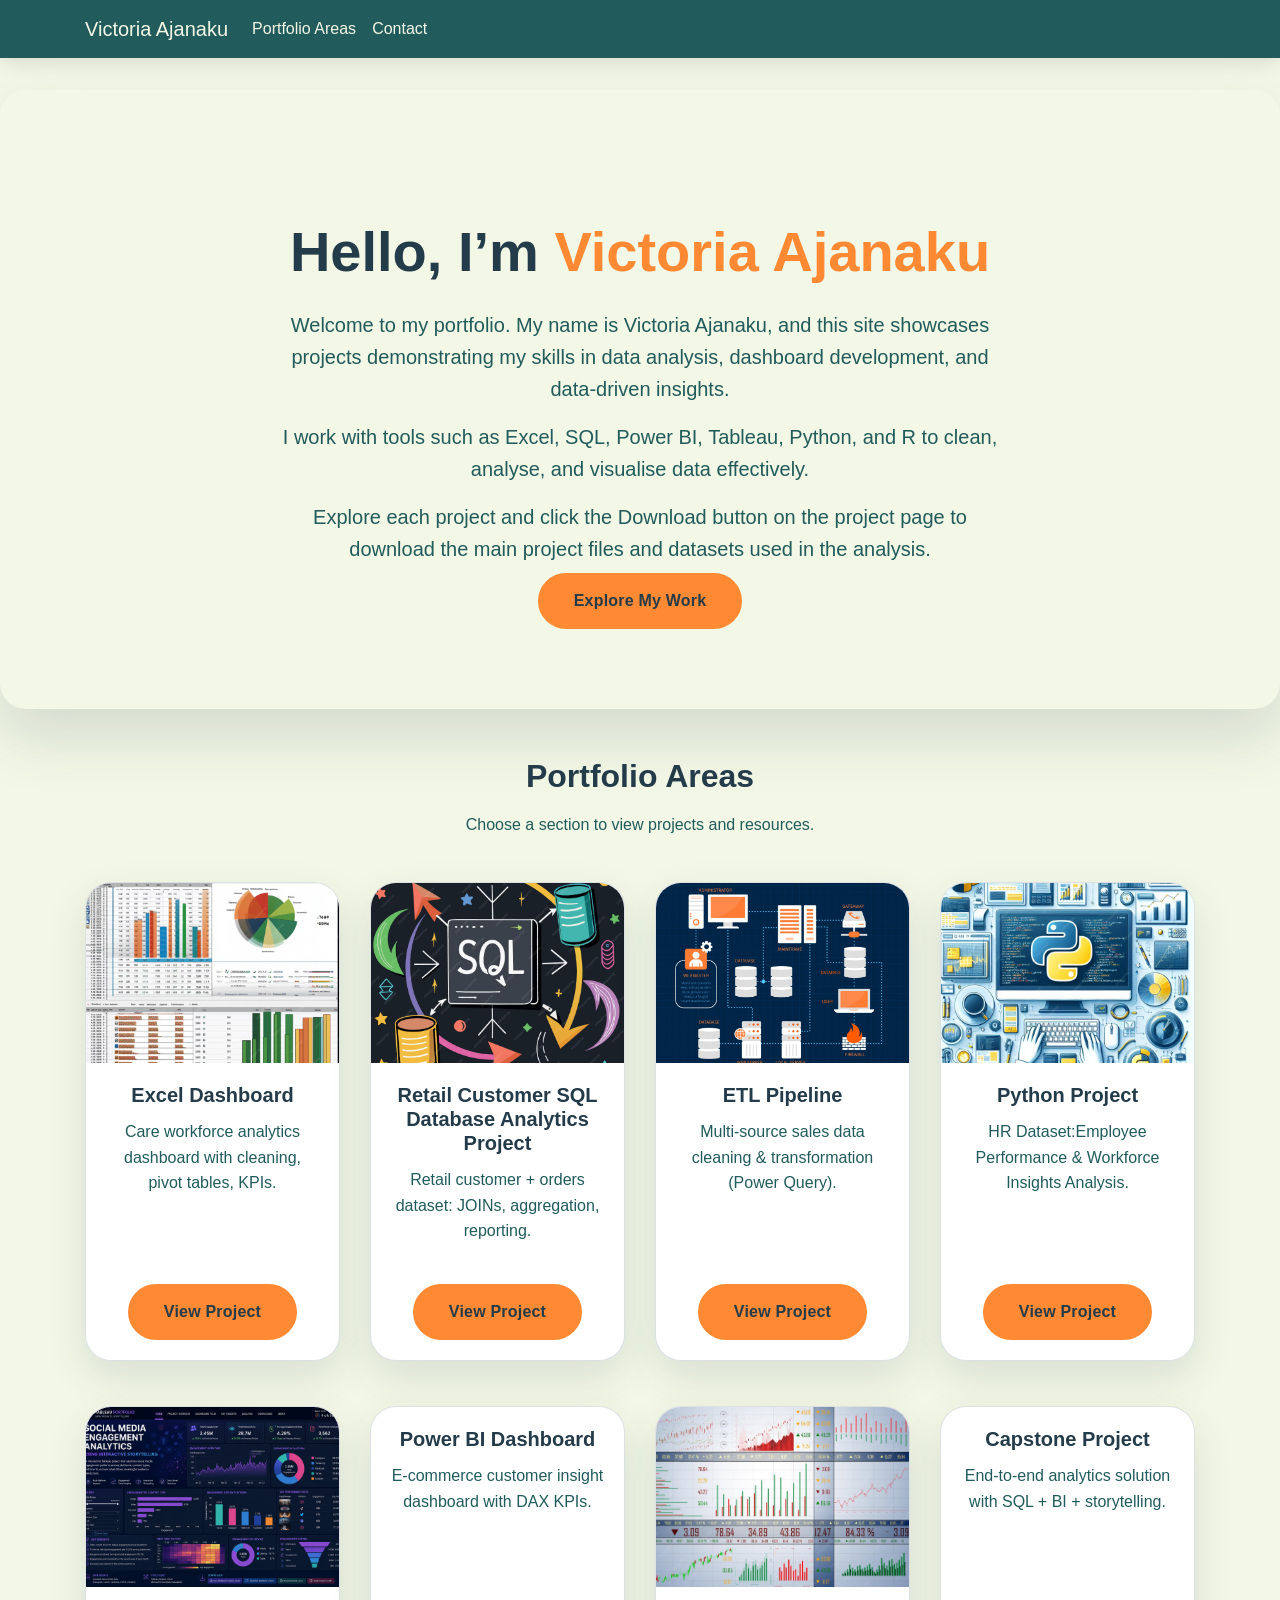
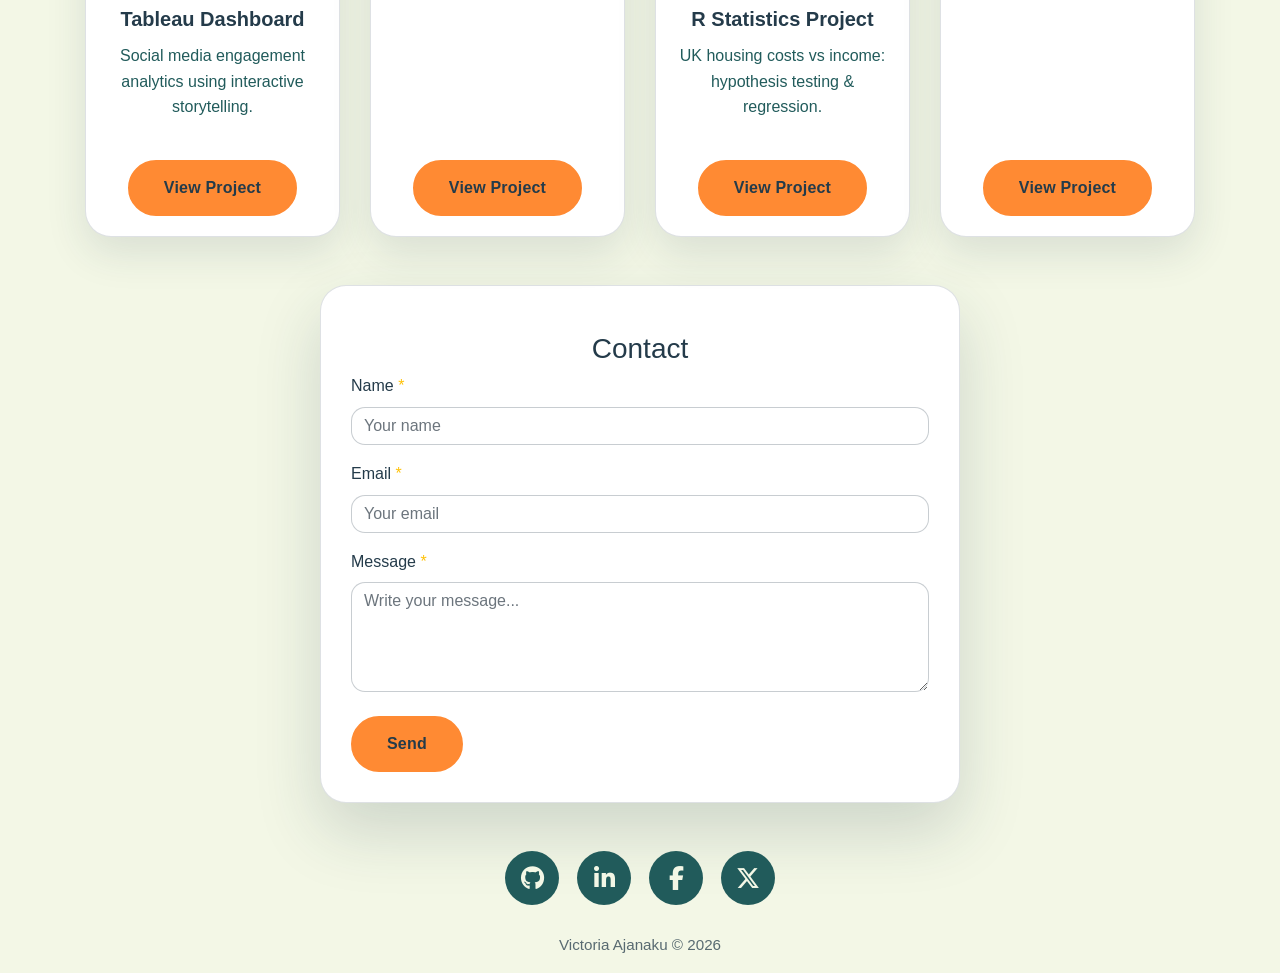
<file: index.html>
<!doctype html>
<html lang="en">

<head>
    <title>Victoria Ajanaku | Portfolio Hub</title>
    <meta charset="utf-8">
    <meta name="viewport" content="width=device-width, initial-scale=1, shrink-to-fit=no">

    <!-- Bootstrap -->
    <link rel="stylesheet" href="https://stackpath.bootstrapcdn.com/bootstrap/4.1.3/css/bootstrap.min.css">

    <!-- Font Awesome (reliable social icons) -->
    <link rel="stylesheet" href="https://cdnjs.cloudflare.com/ajax/libs/font-awesome/6.5.1/css/all.min.css">

    <!-- Your CSS -->
    <link rel="stylesheet" href="main2.css">
</head>

<body id="home">

    <!-- Navbar -->
    <nav class="navbar navbar-expand-lg navbar-dark bg-dark fixed-top">
        <div class="container">
            <a class="navbar-brand" href="#home">Victoria Ajanaku</a>

            <button class="navbar-toggler" type="button" data-toggle="collapse" data-target="#nav" aria-controls="nav"
                aria-expanded="false" aria-label="Toggle navigation">
                <span class="navbar-toggler-icon"></span>
            </button>

            <div class="collapse navbar-collapse" id="nav">
                <div class="navbar-nav">
                    <a class="nav-item nav-link" href="#areas">Portfolio Areas</a>
                    <a class="nav-item nav-link" href="#contact">Contact</a>
                </div>
            </div>
        </div>
    </nav>

    <!-- Hero / Jumbotron -->
    <div class="jumbotron jumbotron-fluid text-center hero">
        <div class="container">
            <h1 class="display-4 mt-5">
                Hello, I’m <span class="highlight">Victoria Ajanaku</span>
            </h1>
            <section class="intro-section mt-4">
                <div class="container text-center">

                    <p class="lead mt-3">
                        Welcome to my portfolio. My name is <strong>Victoria Ajanaku</strong>, and this site showcases
                        projects
                        demonstrating my skills in data analysis, dashboard development, and data-driven insights.
                    </p>

                    <p class="lead mt-3">
                        I work with tools such as <strong>Excel, SQL, Power BI, Tableau, Python, and R</strong> to
                        clean, analyse,
                        and visualise data effectively.
                    </p>

                    <p class="lead mt-3">
                        Explore each project and click the <strong>Download</strong> button on the project page to
                        download the main
                        project files and datasets used in the analysis.
                    </p>
                </div>
            </section>

            <!-- Use anchor styled as button (cleaner than button inside a tag) -->
            <a href="#areas" class="btn custom-btn mt-2">Explore My Work</a>
        </div>
    </div>

    <!-- Portfolio Areas (Cards) -->
    <div class="container mt-5" id="areas">
        <h2 class="text-center">Portfolio Areas</h2>
        <p class="text-center intro mt-3">
            Choose a section to view projects and resources.
        </p>
        <div class="row project-row">

            <!-- Card 1 -->
            <div class="col-12 col-sm-6 col-lg-3 text-center">
                <div class="card mb-3 h-100 fancy-card">

                    <!-- Top Image -->
                    <img src="Projects/Screenshots/Project1/Project_1_Card2.png"
                        class="slds-max-medium-size_1-of-1 card-img-top" alt="Care Workforce Dashboard">

                    <div class="card-body d-flex flex-column">

                        <h5 class="card-title">Excel Dashboard</h5>

                        <p class="card-text">
                            Care workforce analytics dashboard with cleaning, pivot tables, KPIs.
                        </p>

                        <div class="mt-auto">
                            <a href="Projects/care-workforce-project.html" class="btn custom-btn mt-2" target="_blank">
                                View Project
                            </a>
                        </div>

                    </div>
                </div>
            </div>


            <!-- Card 2 -->
            <div class="col-12 col-sm-6 col-lg-3 text-center">
                <div class="card mb-3 h-100 fancy-card">
                    <!-- Top Image -->
                    <img src="Projects/Screenshots/Project2/SQL_Main_Page2.png"
                        class="slds-max-medium-size_1-of-1 card-img-top" alt="Retail SQL Project">

                    <div class="card-body d-flex flex-column">
                        <h5 class="card-title">Retail Customer SQL Database Analytics Project</h5>
                        <p class="card-text">
                            Retail customer + orders dataset: JOINs, aggregation, reporting.
                        </p>
                        <div class="mt-auto">
                            <a href="Projects/retail-sql-project.html" class="btn custom-btn mt-2" target="_blank">
                                View Project
                            </a>
                        </div>
                    </div>
                </div>
            </div>

            <!-- Card 3 -->
            <div class="col-12 col-sm-6 col-lg-3 text-center">
                <div class="card mb-3 h-100 fancy-card">
                    <!-- Top Image -->
                    <img src="Projects/Screenshots/Project3/ETL_Main.png"
                        class="slds-max-medium-size_1-of-1 card-img-top" alt="ETL Pipeline">
                    <div class="card-body d-flex flex-column">
                        <h5 class="card-title">ETL Pipeline</h5>
                        <p class="card-text">
                            Multi-source sales data cleaning & transformation (Power Query).
                        </p>
                        <div class="mt-auto">
                            <a href="Projects/ETL Data Integration Pipeline.html" class="btn custom-btn mt-2"
                                target="_blank">
                                View Project
                            </a>
                        </div>
                    </div>
                </div>
            </div>

            <!-- Card 4 -->
            <div class="col-12 col-sm-6 col-lg-3 text-center">
                <div class="card mb-3 h-100 fancy-card">
                    <!-- Top Image -->
                    <img src="Projects/Screenshots/Project4/Project4_Main_2.png"
                        class="slds-max-medium-size_1-of-1 card-img-top" alt="Python Project">
                    <div class="card-body d-flex flex-column">
                        <h5 class="card-title">Python Project</h5>
                        <p class="card-text">
                            HR Dataset:Employee Performance & Workforce Insights Analysis.
                        </p>
                        <div class="mt-auto">
                            <a href="Projects/Employee Performance & Workforce Insights Analysis.html"
                                class="btn custom-btn mt-2" target="_blank">View Project</a>
                        </div>
                    </div>
                </div>
            </div>

        </div>
        <div class="row project-row">
            <!-- Card 5 -->
            <div class="col-12 col-sm-6 col-lg-3 text-center">
                <div class="card mb-3 h-100 fancy-card">
                    <!-- Top Image -->
                    <img src="Projects/Screenshots/Project7/Tableau_Main1.png"
                        class="slds-max-medium-size_1-of-1 card-img-top" alt="Python Project">
                    <div class="card-body d-flex flex-column">
                        <h5 class="card-title">Tableau Dashboard</h5>
                        <p class="card-text">
                            Social media engagement analytics using interactive storytelling.
                        </p>
                        <div class="mt-auto">
                            <a href="Projects/tableau-social-media-engagement-dashboard.html"
                                class="btn custom-btn mt-2">View Project</a>
                        </div>
                    </div>
                </div>
            </div>

            <!-- Card 6 -->
            <div class="col-12 col-sm-6 col-lg-3 text-center">
                <div class="card mb-3 h-100 fancy-card">
                    <div class="card-body d-flex flex-column">
                        <h5 class="card-title">Power BI Dashboard</h5>
                        <p class="card-text">
                            E-commerce customer insight dashboard with DAX KPIs.
                        </p>
                        <div class="mt-auto">
                            <a href="" class="btn custom-btn mt-2">View Project</a>
                        </div>
                    </div>
                </div>
            </div>

            <!-- Card 7 -->
            <div class="col-12 col-sm-6 col-lg-3 text-center">
                <div class="card mb-3 h-100 fancy-card">
                    <!-- Top Image -->
                    <img src="Projects/Screenshots/Project5/R_Programming_Main3.png"
                        class="slds-max-medium-size_1-of-1 card-img-top" alt="Python Project">
                    <div class="card-body d-flex flex-column">
                        <h5 class="card-title">R Statistics Project</h5>
                        <p class="card-text">
                            UK housing costs vs income: hypothesis testing & regression.
                        </p>
                        <div class="mt-auto">
                            <a href="Projects/uk_housing_cost_vs_income.html" class="btn custom-btn mt-2">View
                                Project</a>
                        </div>
                    </div>
                </div>
            </div>

            <!-- Card 8 -->
            <div class="col-12 col-sm-6 col-lg-3 text-center">
                <div class="card mb-3 h-100 fancy-card">
                    <div class="card-body d-flex flex-column">
                        <h5 class="card-title">Capstone Project</h5>
                        <p class="card-text">
                            End-to-end analytics solution with SQL + BI + storytelling.
                        </p>
                        <div class="mt-auto">
                            <a href="#contact" class="btn custom-btn mt-2">View Project</a>
                        </div>
                    </div>
                </div>
            </div>

        </div>
    </div>

    <!-- Contact -->
    <div class="container w-50 mt-5 mb-5 form-div" id="contact">
        <form id="contactForm" novalidate>
            <div class="form-group">
                <h3 class="text-center pt-3">Contact</h3>

                <label for="name">Name <span class="text-warning">*</span></label>
                <input type="text" class="form-control" id="name" placeholder="Your name" required minlength="2">
                <div class="invalid-feedback">Please enter your name (at least 2 characters).</div>
            </div>

            <div class="form-group">
                <label for="email">Email <span class="text-warning">*</span></label>
                <input type="email" class="form-control" id="email" placeholder="Your email" required>
                <div class="invalid-feedback">Please enter a valid email address.</div>
            </div>

            <div class="form-group">
                <label for="message">Message <span class="text-warning">*</span></label>
                <textarea class="form-control" id="message" rows="4" required minlength="10"
                    placeholder="Write your message..."></textarea>
                <div class="invalid-feedback">Please enter a message (at least 10 characters).</div>
            </div>

            <div id="formSuccess" class="alert alert-success d-none" role="alert">
                Thanks! Your message is valid. (You can later connect this to EmailJS / Formspree.)
            </div>

            <button type="submit" class="btn custom-btn mt-2" id="form-btn">Send</button>

        </form>
    </div>

    <!-- Footer -->
    <footer id="footer">
        <ul class="socicons-list">
            <li>
                <a href="https://github.com/temitopeisterose" target="_blank" aria-label="GitHub">
                    <i class="fa-brands fa-github"></i>
                </a>
            </li>
            <li>
                <a href="https://www.linkedin.com/in/victoria-ajanaku-a3a106207" target="_blank"
                    aria-label="LinkedIn">
                    <i class="fa-brands fa-linkedin-in"></i>
                </a>
            </li>
            <li>
                <a href="https://www.facebook.com/ target="_blank" aria-label="Facebook">
                    <i class="fa-brands fa-facebook-f"></i>
                </a>
            </li>
            <li>
                <a href="https://twitter.com/" target="_blank" aria-label="Twitter">
                    <i class="fa-brands fa-x-twitter"></i>
                </a>
            </li>
        </ul>
    </footer>

    <p class="copyright text-center mb-3">
        Victoria Ajanaku &copy; <span id="year"></span>
    </p>

    <!-- Dynamic year -->
    <script src="js/year.js"></script>

    <!-- Form validation -->
    <script>
        (function () {
            const form = document.getElementById("contactForm");
            const success = document.getElementById("formSuccess");
            if (!form) return;

            function isValidEmail(email) {
                return /^[^\s@]+@[^\s@]+\.[^\s@]{2,}$/.test(email);
            }

            form.addEventListener("submit", function (event) {
                event.preventDefault();

                const email = document.getElementById("email");

                let valid = form.checkValidity();

                if (email && !isValidEmail(email.value.trim())) {
                    email.setCustomValidity("Invalid");
                    valid = false;
                } else if (email) {
                    email.setCustomValidity("");
                }

                if (!valid) {
                    event.stopPropagation();
                    form.classList.add("was-validated");
                    if (success) success.classList.add("d-none");
                    return;
                }

                form.classList.add("was-validated");
                if (success) success.classList.remove("d-none");
            });
        })();
    </script>

    <!-- Bootstrap JS -->
    <script src="https://code.jquery.com/jquery-3.3.1.slim.min.js" crossorigin="anonymous"></script>
    <script src="https://cdnjs.cloudflare.com/ajax/libs/popper.js/1.14.3/umd/popper.min.js"
        crossorigin="anonymous"></script>
    <script src="https://stackpath.bootstrapcdn.com/bootstrap/4.1.3/js/bootstrap.min.js"
        crossorigin="anonymous"></script>
</body>

</html>
</file>
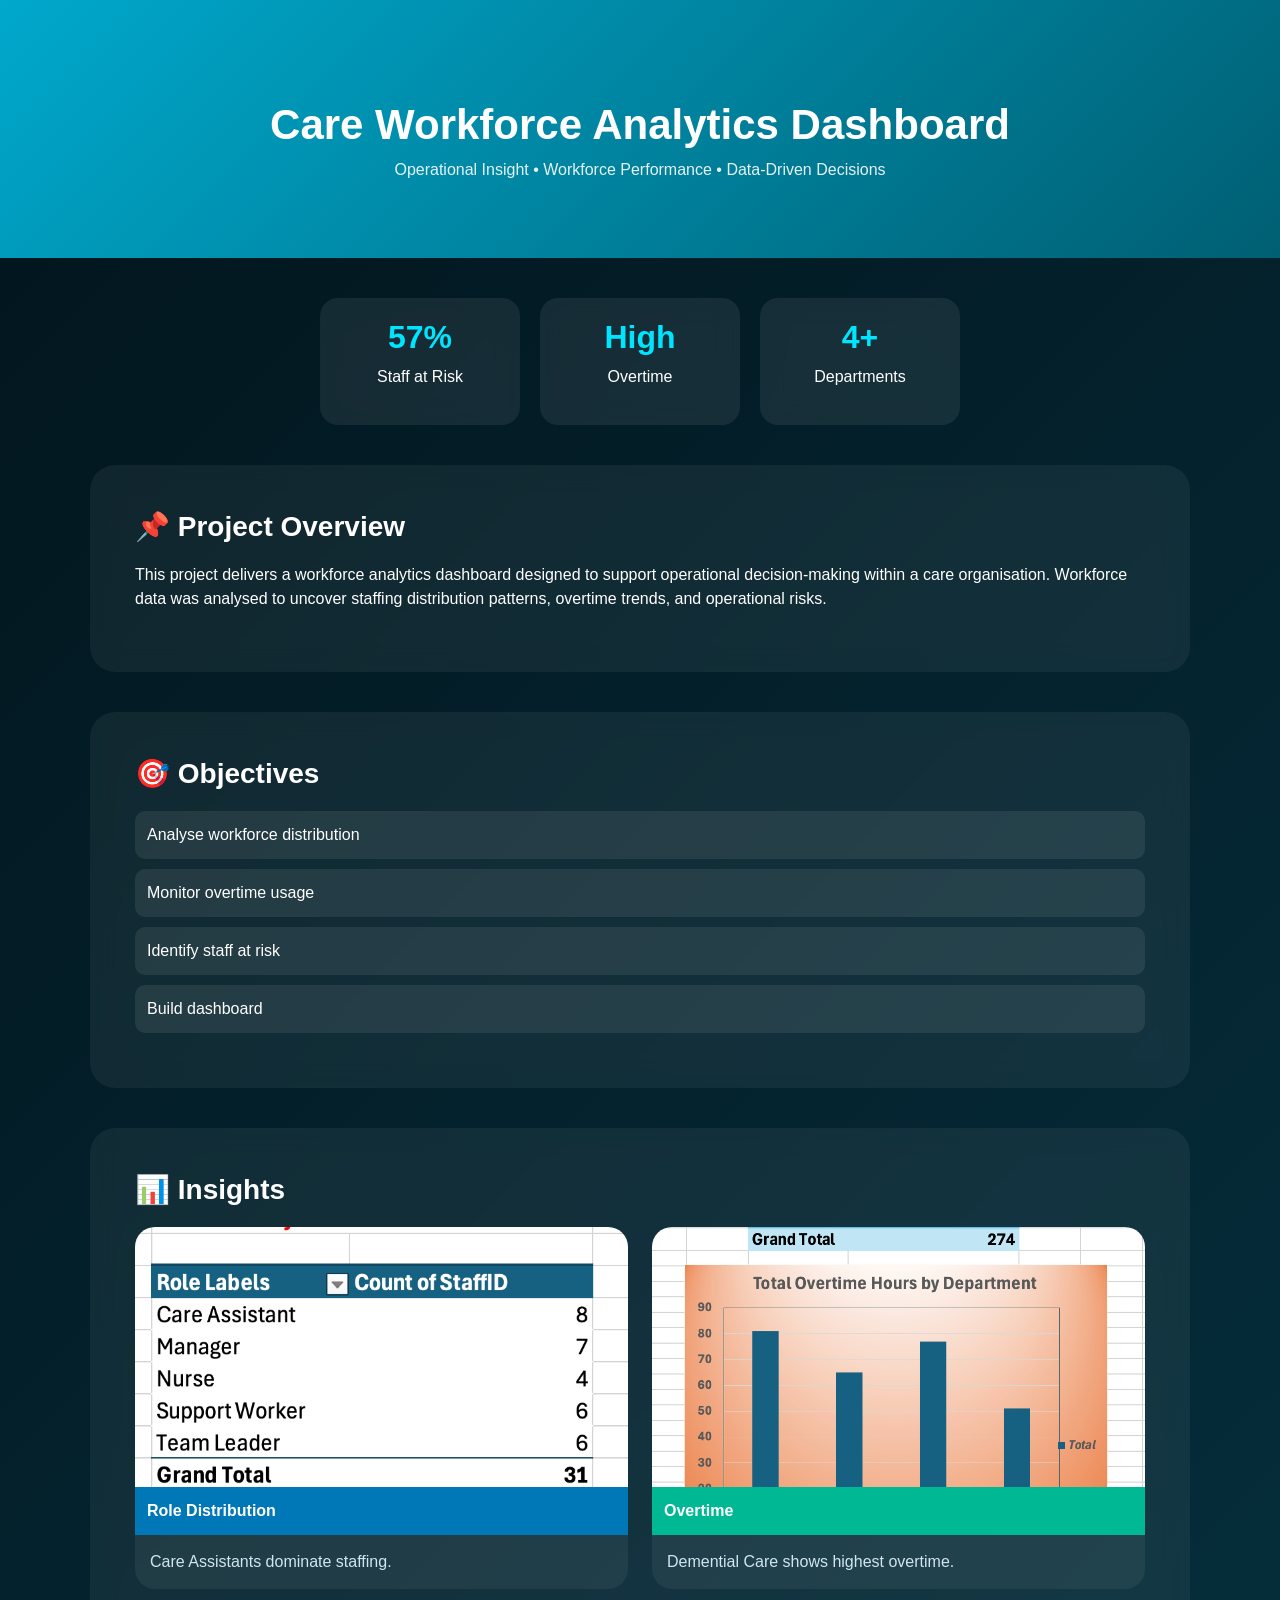
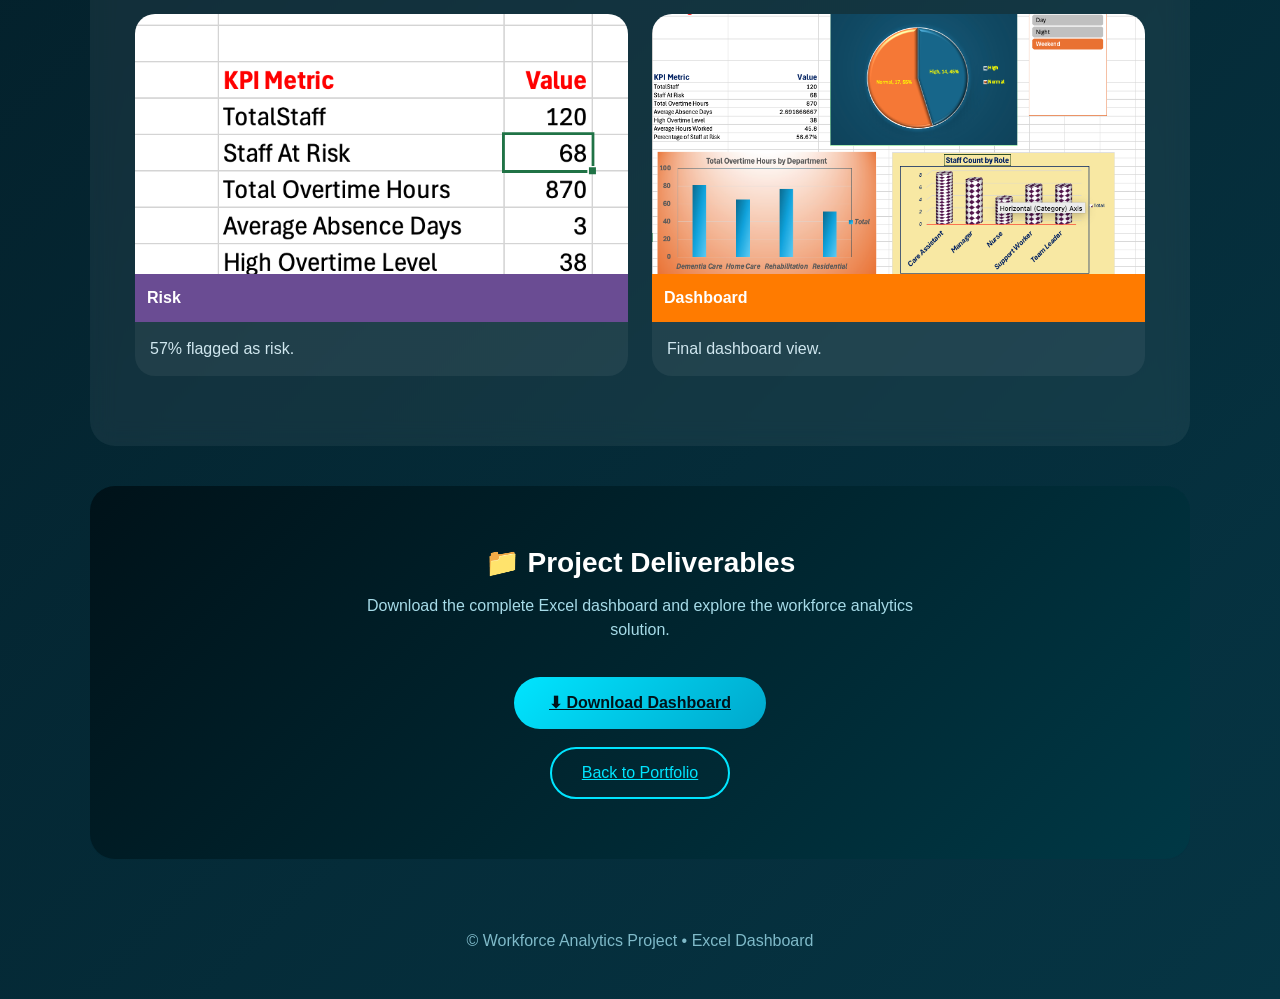
<file: Projects/care-workforce-project.html>
<!DOCTYPE html>
<html lang="en">

<head>
    <meta charset="UTF-8">
    <meta name="viewport" content="width=device-width, initial-scale=1.0">

    <title>Care Workforce Analytics Dashboard</title>

    <link href="https://cdn.jsdelivr.net/npm/bootstrap@5.3.2/dist/css/bootstrap.min.css" rel="stylesheet">

    <style>
        /* ===== GLOBAL ===== */
        body {
            font-family: 'Segoe UI', sans-serif;
            background: linear-gradient(135deg, #02141c, #063544);
            color: white;
        }

        /* ===== HERO ===== */
        .hero {
            text-align: center;
            padding: 100px 20px 60px;
            background: linear-gradient(135deg, #00a8cc, #005f73);
        }

        .hero h1 {
            font-size: 42px;
            font-weight: 900;
        }

        .hero p {
            opacity: 0.9;
        }

        /* ===== KPI STRIP ===== */
        .kpi-strip {
            display: flex;
            justify-content: center;
            gap: 20px;
            flex-wrap: wrap;
            margin: 40px auto;
        }

        .kpi {
            background: rgba(255, 255, 255, 0.08);
            backdrop-filter: blur(12px);
            border-radius: 18px;
            padding: 20px;
            width: 200px;
            text-align: center;
        }

        .kpi h2 {
            color: #00e5ff;
            font-weight: 800;
        }

        /* ===== SECTION ===== */
        .section-card {
            background: rgba(255, 255, 255, 0.06);
            backdrop-filter: blur(12px);
            border-radius: 25px;
            padding: 45px;
            margin: 40px auto;
            max-width: 1100px;
        }

        /* ===== TITLE ===== */
        .section-title {
            font-weight: 800;
            margin-bottom: 20px;
        }

        /* ===== OBJECTIVES ===== */
        .objective {
            background: rgba(255, 255, 255, 0.08);
            padding: 12px;
            border-radius: 10px;
            margin-bottom: 10px;
        }

        /* ===== IMAGE CARDS ===== */
        .image-card {
            border-radius: 20px;
            overflow: hidden;
            margin-bottom: 25px;
            background: rgba(255, 255, 255, 0.06);
            transition: 0.3s;
        }

        .image-card:hover {
            transform: translateY(-6px);
        }

        .image-card img {
            width: 100%;
            height: 260px;
            object-fit: cover;
            cursor: zoom-in;
        }

        /* ===== IMAGE HEADERS ===== */
        .image-header {
            padding: 12px;
            font-weight: 700;
        }

        .blue {
            background: #0077b6;
        }

        .green {
            background: #00b894;
        }

        .purple {
            background: #6a4c93;
        }

        .orange {
            background: #ff7b00;
        }

        .image-desc {
            padding: 15px;
            color: #d0e7ef;
        }

        /* ===== FINAL SECTION ===== */
        .final-section {
            background: linear-gradient(135deg, #001219, #003845);
            padding: 60px 40px;
            border-radius: 25px;
            text-align: center;
        }

        .final-title {
            font-weight: 900;
            margin-bottom: 15px;
        }

        .final-text {
            color: #a6dbe8;
            max-width: 600px;
            margin: 0 auto 35px;
        }

        /* BUTTON GROUP */
        .final-buttons {
            display: flex;
            flex-direction: column;
            align-items: center;
            gap: 18px;
        }

        /* BUTTONS */
        .btn-download {
            background: linear-gradient(135deg, #00e5ff, #00a8cc);
            color: #001219;
            padding: 14px 35px;
            border-radius: 40px;
            font-weight: 700;
        }

        .btn-back {
            border: 2px solid #00e5ff;
            color: #00e5ff;
            padding: 12px 30px;
            border-radius: 40px;
        }

        /* ===== FOOTER ===== */
        .footer {
            text-align: center;
            padding: 30px;
            color: #7fbac9;
        }

        /* ===== LIGHTBOX ===== */
        #lightbox {
            position: fixed;
            top: 0;
            left: 0;
            width: 100%;
            height: 100%;
            background: rgba(0, 0, 0, 0.95);
            display: none;
            justify-content: center;
            align-items: center;
            z-index: 9999;
            /* 🔥 VERY IMPORTANT */
        }

        #lightbox img {
            max-width: 90%;
            max-height: 85%;
            border-radius: 15px;
            transition: transform 0.2s ease;
            cursor: zoom-in;
        }
    </style>
</head>

<body>

    <!-- HERO -->
    <section class="hero">
        <h1>Care Workforce Analytics Dashboard</h1>
        <p>Operational Insight • Workforce Performance • Data-Driven Decisions</p>
    </section>

    <!-- KPI -->
    <div class="kpi-strip">
        <div class="kpi">
            <h2>57%</h2>
            <p>Staff at Risk</p>
        </div>
        <div class="kpi">
            <h2>High</h2>
            <p>Overtime</p>
        </div>
        <div class="kpi">
            <h2>4+</h2>
            <p>Departments</p>
        </div>
    </div>

    <!-- OVERVIEW -->
    <div class="section-card">
        <h3 class="section-title">📌 Project Overview</h3>
        <p>
            This project delivers a workforce analytics dashboard designed to support operational decision-making
            within a care organisation. Workforce data was analysed to uncover staffing distribution patterns,
            overtime trends, and operational risks.
        </p>
    </div>

    <!-- OBJECTIVES -->
    <div class="section-card">
        <h3 class="section-title">🎯 Objectives</h3>
        <div class="objective">Analyse workforce distribution</div>
        <div class="objective">Monitor overtime usage</div>
        <div class="objective">Identify staff at risk</div>
        <div class="objective">Build dashboard</div>
    </div>

    <!-- INSIGHTS -->
    <div class="section-card">
        <h3 class="section-title">📊 Insights</h3>

        <div class="row">

            <div class="col-md-6">
                <div class="image-card">
                    <img src="Screenshots/Project1/Staff_Distribution_by_Role.png">
                    <div class="image-header blue">Role Distribution</div>
                    <div class="image-desc">Care Assistants dominate staffing.</div>
                </div>
            </div>

            <div class="col-md-6">
                <div class="image-card">
                    <img src="Screenshots/Project1/Overtime_by_Dept.png">
                    <div class="image-header green">Overtime</div>
                    <div class="image-desc">Demential Care shows highest overtime.</div>
                </div>
            </div>

            <div class="col-md-6">
                <div class="image-card">
                    <img src="Screenshots/Project1/Staff_at_Risk.png">
                    <div class="image-header purple">Risk</div>
                    <div class="image-desc">57% flagged as risk.</div>
                </div>
            </div>

            <div class="col-md-6">
                <div class="image-card">
                    <img src="Screenshots/Project1/Dashboard.png">
                    <div class="image-header orange">Dashboard</div>
                    <div class="image-desc">Final dashboard view.</div>
                </div>
            </div>

        </div>
    </div>

    <!-- FINAL SECTION -->
    <div class="section-card final-section">

        <h3 class="final-title">📁 Project Deliverables</h3>

        <p class="final-text">
            Download the complete Excel dashboard and explore the workforce analytics solution.
        </p>

        <div class="final-buttons">

            <a href="datasets and files/Project1_CareWorkforce_Dashboard.xlsx" class="btn-download">
                ⬇ Download Dashboard
            </a>

            <a href="../index.html" class="btn-back">
                Back to Portfolio
            </a>

        </div>

    </div>

    <!-- FOOTER -->
    <div class="footer">
        <p>© Workforce Analytics Project • Excel Dashboard</p>
    </div>

    <!-- LIGHTBOX -->
    <div id="lightbox">
        <img id="lightbox-img">
    </div>

    <script>
        document.addEventListener("DOMContentLoaded", function () {

            let scale = 1;

            const images = document.querySelectorAll(".image-card img");
            const lightbox = document.getElementById("lightbox");
            const lightboxImg = document.getElementById("lightbox-img");

            // OPEN LIGHTBOX
            images.forEach(img => {
                img.style.cursor = "zoom-in";

                img.addEventListener("click", function () {
                    lightbox.style.display = "flex";
                    lightboxImg.src = this.src;

                    scale = 1;
                    lightboxImg.style.transform = "scale(1)";
                });
            });

            // CLOSE LIGHTBOX
            lightbox.addEventListener("click", function () {
                lightbox.style.display = "none";
            });

            // SCROLL ZOOM
            lightboxImg.addEventListener("wheel", function (e) {
                e.preventDefault();

                if (e.deltaY < 0) {
                    scale += 0.1;
                } else {
                    scale -= 0.1;
                }

                if (scale < 1) scale = 1;
                if (scale > 3) scale = 3;

                lightboxImg.style.transform = `scale(${scale})`;
            });

        });
    </script>

</body>

</html>
</file>
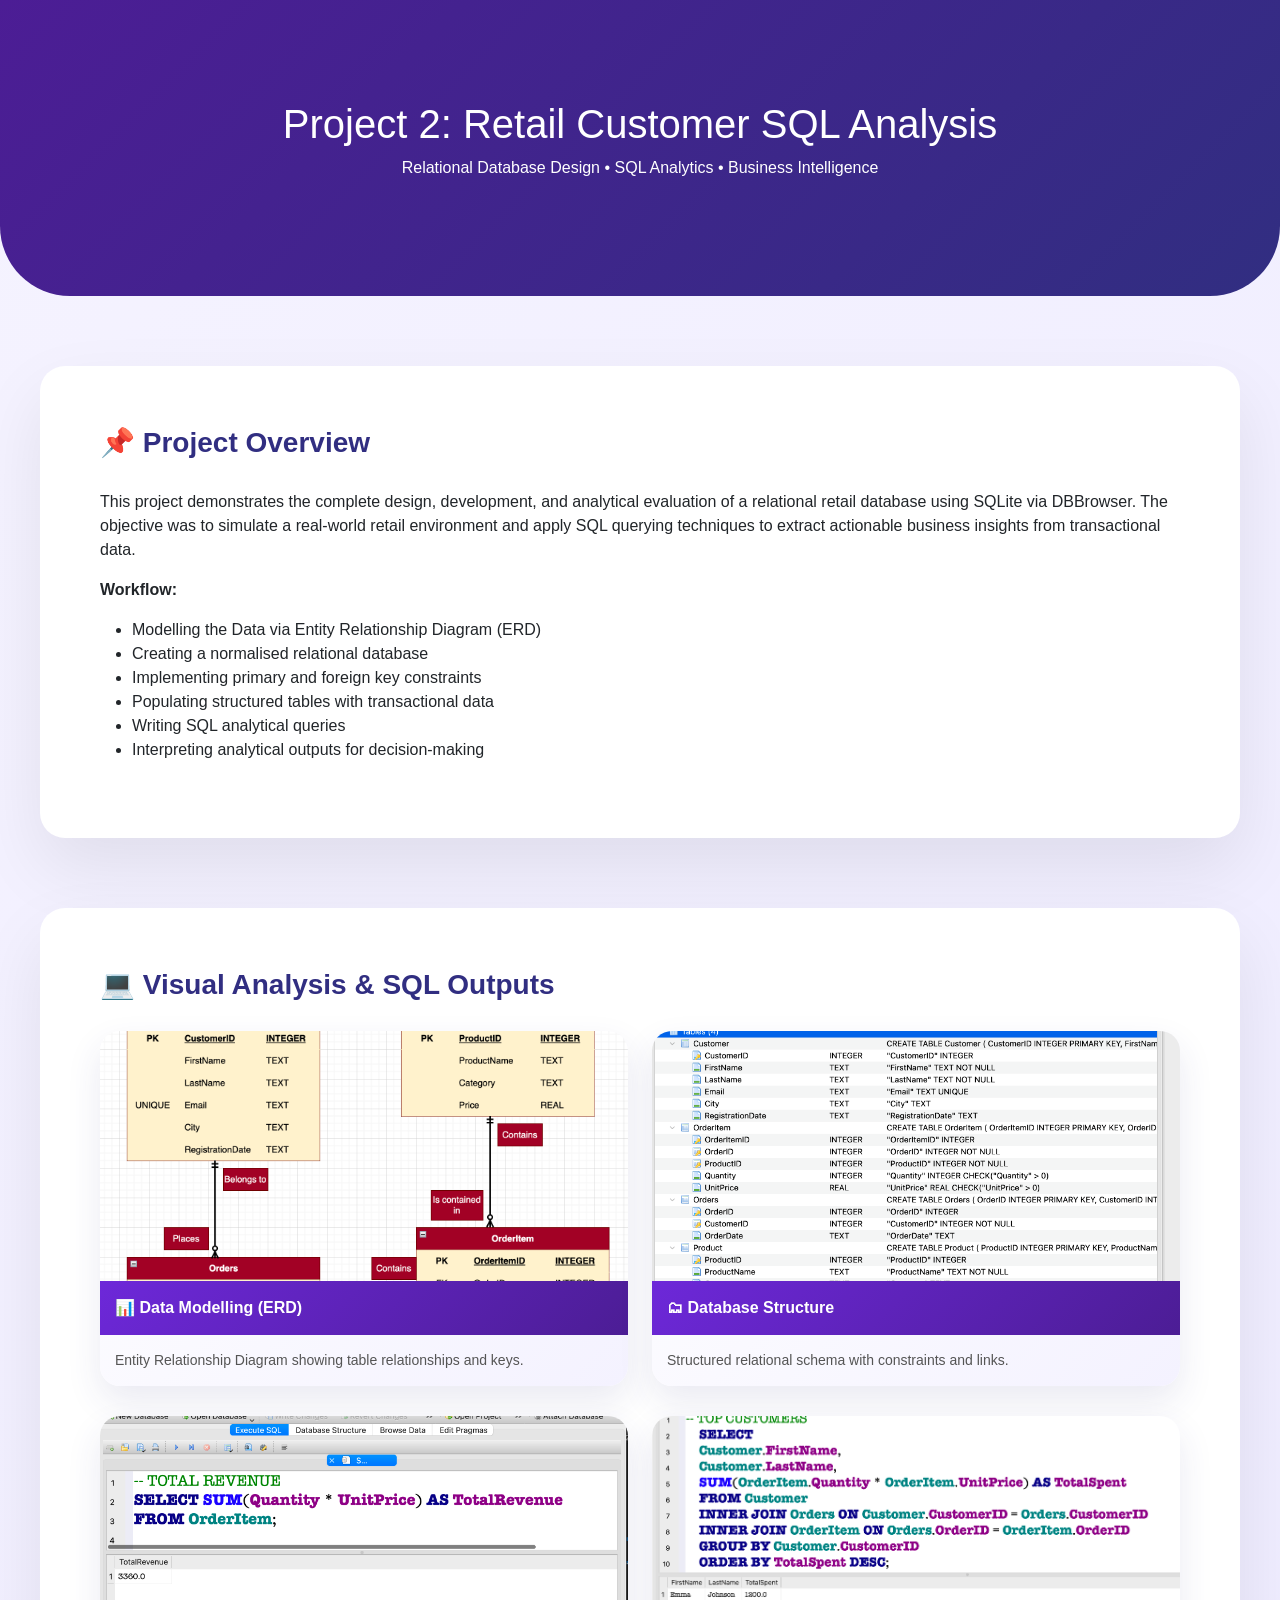
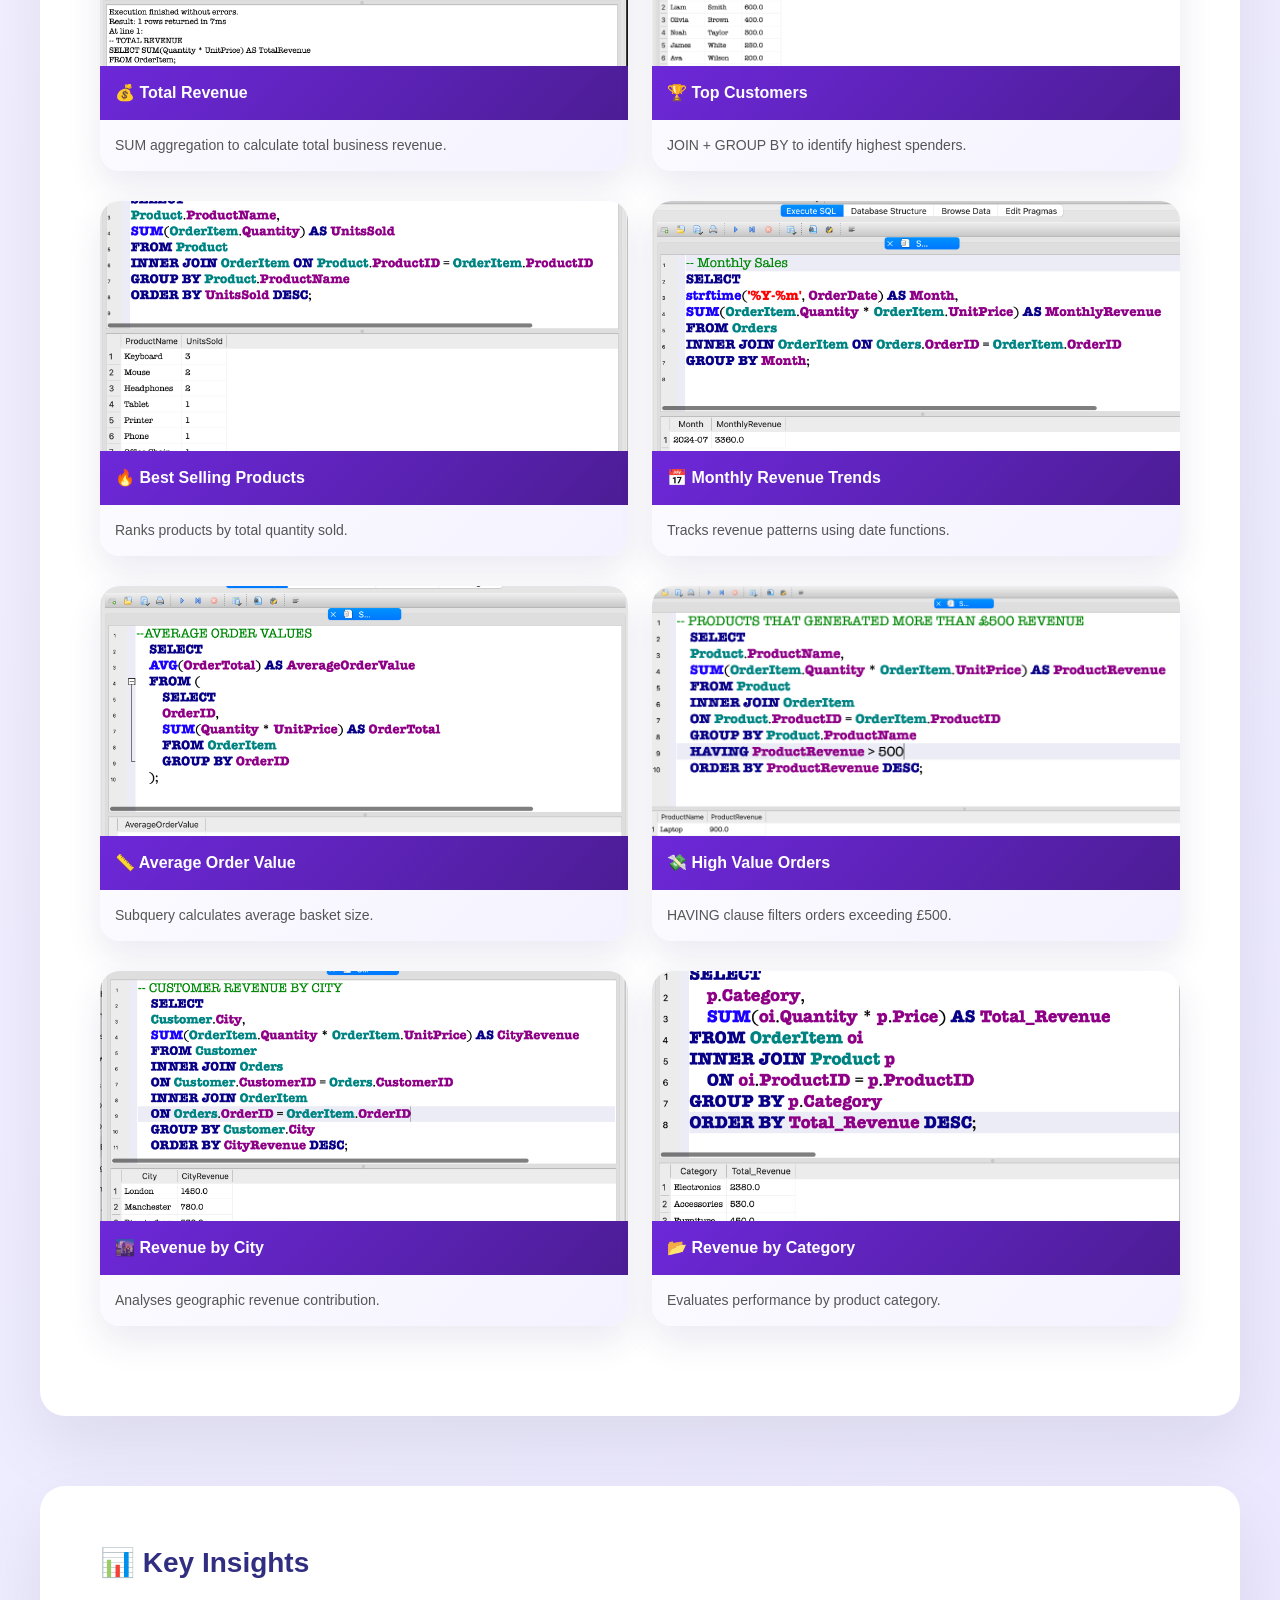
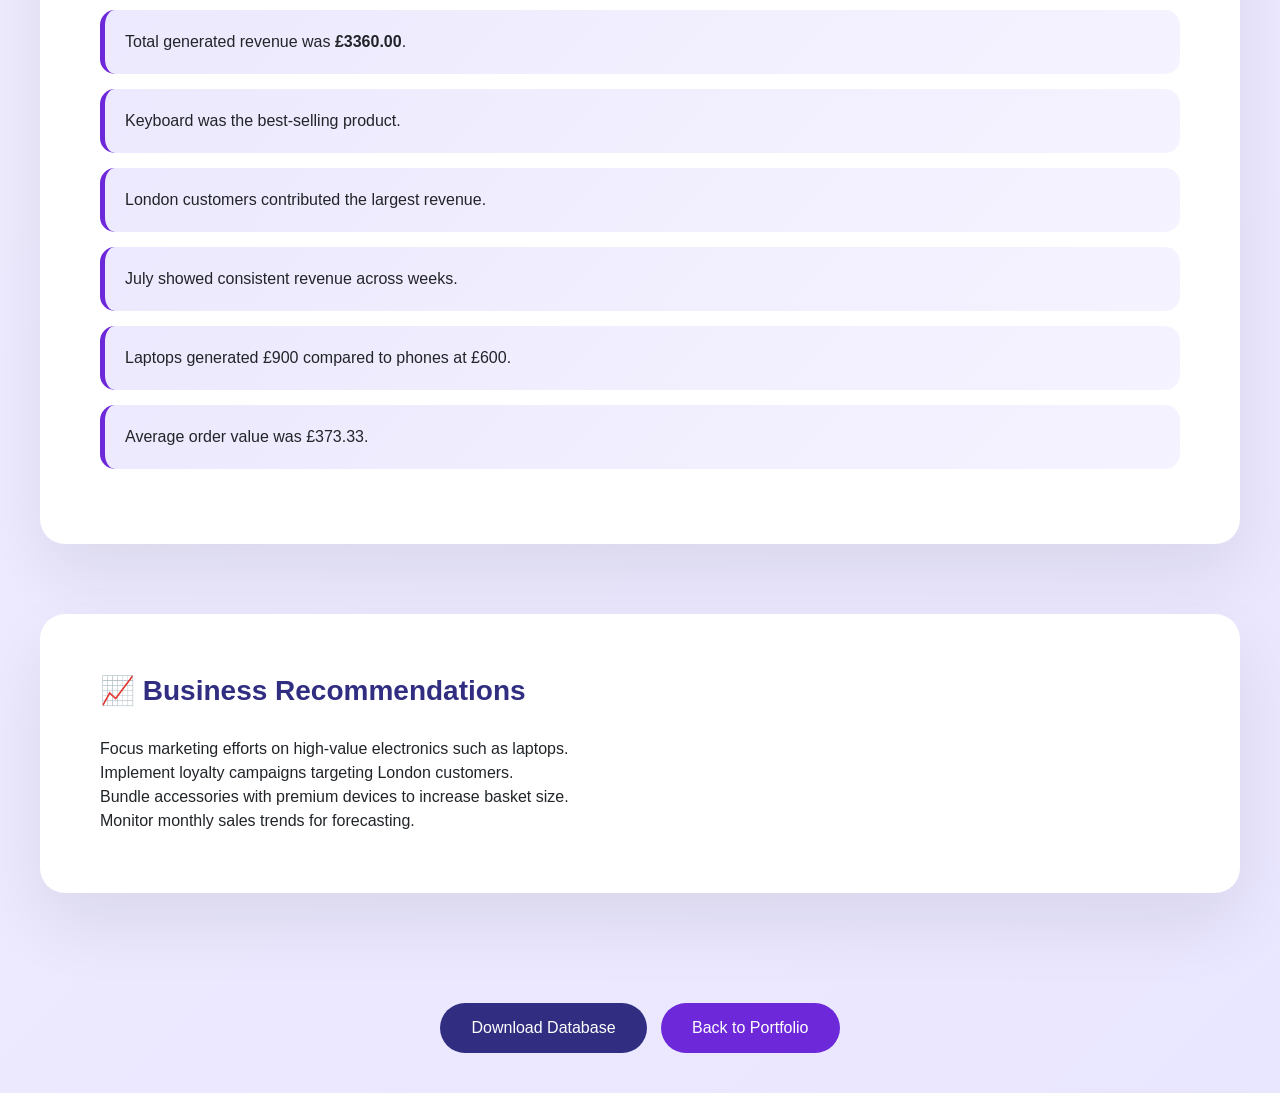
<file: Projects/retail-sql-project.html>
<!DOCTYPE html>
<html lang="en">

<head>
    <meta charset="UTF-8">
    <meta name="viewport" content="width=device-width, initial-scale=1.0">
    <title>Retail Customer SQL Analysis</title>

    <link href="https://cdn.jsdelivr.net/npm/bootstrap@5.3.2/dist/css/bootstrap.min.css" rel="stylesheet">

    <style>
        body {
            font-family: 'Segoe UI', sans-serif;
            background: linear-gradient(135deg, #f5f3ff, #e9e6ff);
        }

        /* HERO */
        .hero {
            background: linear-gradient(135deg, #4c1d95, #312e81);
            color: white;
            padding: 100px 20px;
            border-bottom-left-radius: 70px;
            border-bottom-right-radius: 70px;
            text-align: center;
        }

        /* SECTION */
        .section-card {
            background: white;
            border-radius: 25px;
            padding: 60px;
            margin: 70px auto;
            max-width: 1200px;
            box-shadow: 0 30px 70px rgba(0, 0, 0, 0.08);
        }

        /* TITLES */
        .section-title {
            color: #312e81;
            font-weight: 800;
            margin-bottom: 30px;
        }

        /* QUERY CARD */
        .query-card {
            background: linear-gradient(135deg, #ffffff, #f4f2ff);
            border-radius: 20px;
            overflow: hidden;
            box-shadow: 0 15px 35px rgba(49, 46, 129, 0.1);
            transition: 0.3s;
            margin-bottom: 30px;
        }

        .query-card:hover {
            transform: translateY(-8px);
            box-shadow: 0 25px 50px rgba(49, 46, 129, 0.2);
        }

        /* IMAGE FIXED SIZE */
        .query-card img {
            width: 100%;
            height: 250px;
            /* 🔥 SAME HEIGHT */
            object-fit: cover;
            /* keeps proportion nicely */
            cursor: pointer;
            transition: 0.4s;
        }

        .query-card img:hover {
            transform: scale(1.05);
        }

        /* COLOURFUL HEADER */
        .card-header-custom {
            background: linear-gradient(135deg, #6d28d9, #4c1d95);
            color: white;
            padding: 15px;
            font-weight: 700;
            font-size: 16px;
        }

        /* DESCRIPTION */
        .card-desc {
            padding: 15px;
            color: #555;
            font-size: 14px;
        }

        /* MODAL (ZOOM) */
        .modal-img {
            width: 100%;
        }

        /* INSIGHT */
        .insight-box {
            background: linear-gradient(135deg, #ede9fe, #f5f3ff);
            border-left: 5px solid #6d28d9;
            padding: 20px;
            border-radius: 15px;
            margin-bottom: 15px;
        }

        /* BUTTONS */
        .btn-custom {
            background: #6d28d9;
            color: white;
            border-radius: 40px;
            padding: 12px 30px;
        }

        .btn-download {
            background: #312e81;
            color: white;
            border-radius: 40px;
            padding: 12px 30px;
            margin-right: 10px;
        }

        .footer {
            text-align: center;
            padding: 40px;
        }
    </style>
</head>

<body>

    <!-- HERO -->
    <section class="hero">
        <h1>Project 2: Retail Customer SQL Analysis</h1>
        <p>Relational Database Design • SQL Analytics • Business Intelligence</p>
    </section>

    <!-- DESCRIPTION -->
    <div class="section-card">
        <h3 class="section-title">📌 Project Overview</h3>

        <p>
            This project demonstrates the complete design, development, and analytical evaluation of a relational retail
            database using SQLite via DBBrowser.
            The objective was to simulate a real-world retail environment and apply SQL querying techniques to extract
            actionable business insights from transactional data.
        </p>

        <p><strong>Workflow:</strong></p>

        <ul class="workflow-list">
            <li>Modelling the Data via Entity Relationship Diagram (ERD)</li>
            <li>Creating a normalised relational database</li>
            <li>Implementing primary and foreign key constraints</li>
            <li>Populating structured tables with transactional data</li>
            <li>Writing SQL analytical queries</li>
            <li>Interpreting analytical outputs for decision-making</li>
        </ul>

    </div>

    <!-- QUERY RESULTS -->
    <div class="section-card">
        <h3 class="section-title">💻 Visual Analysis & SQL Outputs</h3>

        <div class="row">

            <!-- CARD TEMPLATE -->
            <div class="col-md-6">
                <div class="query-card">

                    <img src="Screenshots/Project2/ERD_RETAIL_WITH_HEADING.png" onclick="openModal(this.src)">

                    <div class="card-header-custom">📊 Data Modelling (ERD)</div>
                    <div class="card-desc">Entity Relationship Diagram showing table relationships and keys.</div>

                </div>
            </div>

            <div class="col-md-6">
                <div class="query-card">

                    <img src="Screenshots/Project2/Database_Structure.png" onclick="openModal(this.src)">

                    <div class="card-header-custom">🗂 Database Structure</div>
                    <div class="card-desc">Structured relational schema with constraints and links.</div>

                </div>
            </div>

            <div class="col-md-6">
                <div class="query-card">

                    <img src="Screenshots/Project2/Total_Revenue.png" onclick="openModal(this.src)">

                    <div class="card-header-custom">💰 Total Revenue</div>
                    <div class="card-desc">SUM aggregation to calculate total business revenue.</div>

                </div>
            </div>

            <div class="col-md-6">
                <div class="query-card">

                    <img src="Screenshots/Project2/Top_Spending_Customers.png" onclick="openModal(this.src)">

                    <div class="card-header-custom">🏆 Top Customers</div>
                    <div class="card-desc">JOIN + GROUP BY to identify highest spenders.</div>

                </div>
            </div>

            <div class="col-md-6">
                <div class="query-card">
                    <img src="Screenshots/Project2/Best_Selling_Product.png" onclick="openModal(this.src)">
                    <div class="card-header-custom">🔥 Best Selling Products</div>
                    <div class="card-desc">Ranks products by total quantity sold.</div>
                </div>
            </div>

            <div class="col-md-6">
                <div class="query-card">

                    <img src="Screenshots/Project2/Monthly_Sales.png" onclick="openModal(this.src)">

                    <div class="card-header-custom">📅 Monthly Revenue Trends</div>
                    <div class="card-desc">Tracks revenue patterns using date functions.</div>

                </div>
            </div>



            <div class="col-md-6">
                <div class="query-card"> <img src="Screenshots/Project2/Average_Order_Value.png">
                    <div class="card-header-custom">📏 Average Order Value</div>
                    <div class="card-desc">Subquery calculates average basket size.</div>
                </div>
            </div>
            <div class="col-md-6">
                <div class="query-card"> <img src="Screenshots/Project2/Product_More_Than_500_Revenue.png">
                    <div class="card-header-custom">💸 High Value Orders</div>
                    <div class="card-desc">HAVING clause filters orders exceeding £500.</div>
                </div>
            </div>
            <div class="col-md-6">
                <div class="query-card"> <img src="Screenshots/Project2/Customer_Revenue_By_City.png">

                    <div class="card-header-custom">🌆 Revenue by City</div>
                    <div class="card-desc">Analyses geographic revenue contribution.</div>
                </div>
            </div>
            <div class="col-md-6">
                <div class="query-card"> <img src="Screenshots/Project2/Revenue_by_Category.png">

                    <div class="card-header-custom">📂 Revenue by Category</div>
                    <div class="card-desc">Evaluates performance by product category.</div>
                </div>
            </div>
        </div>
    </div>

    </div>
    </div>

    <!-- MODAL -->
    <div class="modal fade" id="imageModal" tabindex="-1">
        <div class="modal-dialog modal-xl modal-dialog-centered">
            <div class="modal-content bg-dark">

                <div class="modal-body text-center">
                    <img id="modalImage" class="modal-img">
                </div>

            </div>
        </div>
    </div>

    <!-- INSIGHTS -->
    <div class="section-card">
        <h3 class="section-title">📊 Key Insights</h3>
        <div class="insight-box">Total generated revenue was <strong>£3360.00</strong>.</div>
        <div class="insight-box">Keyboard was the best-selling product.</div>
        <div class="insight-box">London customers contributed the largest revenue.</div>
        <div class="insight-box">July showed consistent revenue across weeks.</div>
        <div class="insight-box">Laptops generated £900 compared to phones at £600.</div>
        <div class="insight-box">Average order value was £373.33.</div>
    </div> <!-- RECOMMENDATIONS -->
    <div class="section-card">
        <h3 class="section-title">📈 Business Recommendations</h3>
        <div class="recommendation-card">Focus marketing efforts on high-value electronics such as laptops.</div>
        <div class="recommendation-card">Implement loyalty campaigns targeting London customers.</div>
        <div class="recommendation-card">Bundle accessories with premium devices to increase basket size.</div>
        <div class="recommendation-card">Monitor monthly sales trends for forecasting.</div>
    </div>

    <!-- FOOTER -->
    <div class="footer">

        <a href="datasets and files/retail_analysis_morning.db" class="btn btn-download" download>
            Download Database
        </a>

        <a href="../index.html" class="btn btn-custom">
            Back to Portfolio
        </a>

    </div>

    <!-- JS -->
    <script src="https://cdn.jsdelivr.net/npm/bootstrap@5.3.2/dist/js/bootstrap.bundle.min.js"></script>

    <script>
        function openModal(src) {
            document.getElementById("modalImage").src = src;
            var myModal = new bootstrap.Modal(document.getElementById('imageModal'));
            myModal.show();
        }
    </script>

</body>

</html>
</file>
<file: main2.css>
/* =================================
   MAIN PAGE ONLY (Scoped)
   Applies ONLY to body#home
================================= */

body#home {
    background: #f3f7e6;
    color: #243b4a;
    font-family: "Inter", "Segoe UI", Roboto, Arial, sans-serif;
    line-height: 1.6;
}

/* ===============================
   NAVBAR
================================ */
body#home .navbar {
    background: #215b5b !important;
    box-shadow: 0 4px 20px rgba(0, 0, 0, 0.12);
}

body#home .navbar-brand,
body#home .navbar-nav .nav-link {
    color: #f3f7e6 !important;
    font-weight: 500;
}

body#home .navbar-nav .nav-link:hover {
    color: #ff8a33 !important;
}

/* ===============================
   HERO / JUMBOTRON
================================ */
body#home .hero {
    background: #f3f7e6;
    border-radius: 26px;
    margin-top: 90px;
    padding: 80px 25px;
    box-shadow: 0 28px 60px rgba(36, 59, 74, 0.15);
}

body#home .hero h1 {
    color: #243b4a;
    font-weight: 700;
}

body#home .hero .lead {
    color: #215b5b;
    max-width: 720px;
    margin: 0 auto;
}

/* Highlight name */
body#home .highlight {
    color: #ff8a33;
}

/* ===============================
   BUTTONS
================================ */

/* Base button shape for all buttons */
body#home .btn {
    border-radius: 18px;
    padding: 12px 26px;
    font-weight: 600;
    transition: transform 0.25s ease, box-shadow 0.25s ease, background-color 0.25s ease, color 0.25s ease;
}

/* NEW: Your unified button style */
body#home .custom-btn {
    background: #ff8a33;
    border: 2px solid #ff8a33;
    color: #243b4a;
    border-radius: 999px;
    /* pill button */
    padding: 14px 34px;
    /* slightly bigger for premium look */
    display: inline-block;
    text-decoration: none;
    letter-spacing: 0.2px;
}

/* Hover: richer + lift */
body#home .custom-btn:hover {
    background: #e67628;
    border-color: #e67628;
    color: #243b4a;
    transform: translateY(-2px);
    box-shadow: 0 14px 30px rgba(255, 138, 51, 0.35);
    text-decoration: none;
}

/* Optional: focus accessibility */
body#home .custom-btn:focus {
    outline: none;
    box-shadow: 0 0 0 0.2rem rgba(255, 138, 51, 0.35);
}

/* ===============================
   SECTIONS
================================ */
body#home h2 {
    font-weight: 700;
    color: #243b4a;
}

body#home .intro {
    color: #215b5b;
}

/* ===============================
   PORTFOLIO CARDS
================================ */
body#home .project-row {
    margin-top: 45px;
    row-gap: 30px;
}

body#home .fancy-card {
    background: #ffffff;
    border-radius: 26px;
    border: 1px solid rgba(36, 59, 74, 0.15);
    box-shadow: 0 16px 40px rgba(36, 59, 74, 0.12);
    transition: transform 0.35s ease, box-shadow 0.35s ease;
}

body#home .fancy-card:hover {
    transform: translateY(-10px);
    box-shadow: 0 32px 70px rgba(36, 59, 74, 0.25);
}

body#home .fancy-card .card-title {
    font-weight: 600;
    color: #243b4a;
}

body#home .fancy-card .card-text {
    color: #215b5b;
}

/* ===============================
   CONTACT FORM
================================ */
body#home .form-div {
    background: #ffffff;
    border-radius: 26px;
    border: 1px solid rgba(36, 59, 74, 0.15);
    box-shadow: 0 28px 65px rgba(36, 59, 74, 0.18);
    padding: 30px;
}

body#home .form-control {
    border-radius: 14px;
    border: 1px solid rgba(36, 59, 74, 0.25);
}

body#home .form-control:focus {
    border-color: #ff8a33;
    box-shadow: 0 0 0 0.2rem rgba(255, 138, 51, 0.25);
}

/* Validation (FIXED - your file was cut off) */
body#home .was-validated .form-control:invalid,
body#home .form-control.is-invalid {
    border-color: #ef4444;
    box-shadow: 0 0 0 0.2rem rgba(239, 68, 68, 0.18);
}

body#home .was-validated .form-control:valid,
body#home .form-control.is-valid {
    border-color: #22c55e;
    box-shadow: 0 0 0 0.2rem rgba(34, 197, 94, 0.16);
}

/* ===============================
   SOCIAL ICONS (if you are using them)
================================ */
body#home .socicons-list {
    list-style: none;
    display: flex;
    justify-content: center;
    gap: 18px;
    padding-left: 0;
    margin: 35px 0 10px;
}

body#home .socicons-list li a {
    width: 54px;
    height: 54px;
    display: inline-flex;
    align-items: center;
    justify-content: center;
    border-radius: 50%;
    text-decoration: none;

    background: #215b5b;
    color: #f3f7e6;
    font-size: 24px;

    transition: transform 0.25s ease, box-shadow 0.25s ease, background-color 0.25s ease;
}

body#home .socicons-list li a:hover {
    transform: translateY(-3px);
    background: #ff8a33;
    box-shadow: 0 14px 28px rgba(36, 59, 74, 0.18);
}

.fancy-card {
    border-radius: 12px;
    overflow: hidden; /* ensures clean clipping */
}

.card-img-top {
    height: 180px;
    object-fit: cover;
}

/* ===============================
   COPYRIGHT
================================ */
body#home .copyright {
    color: rgba(36, 59, 74, 0.75);
    margin-top: 28px;
    font-size: 0.95rem;
}
</file>
